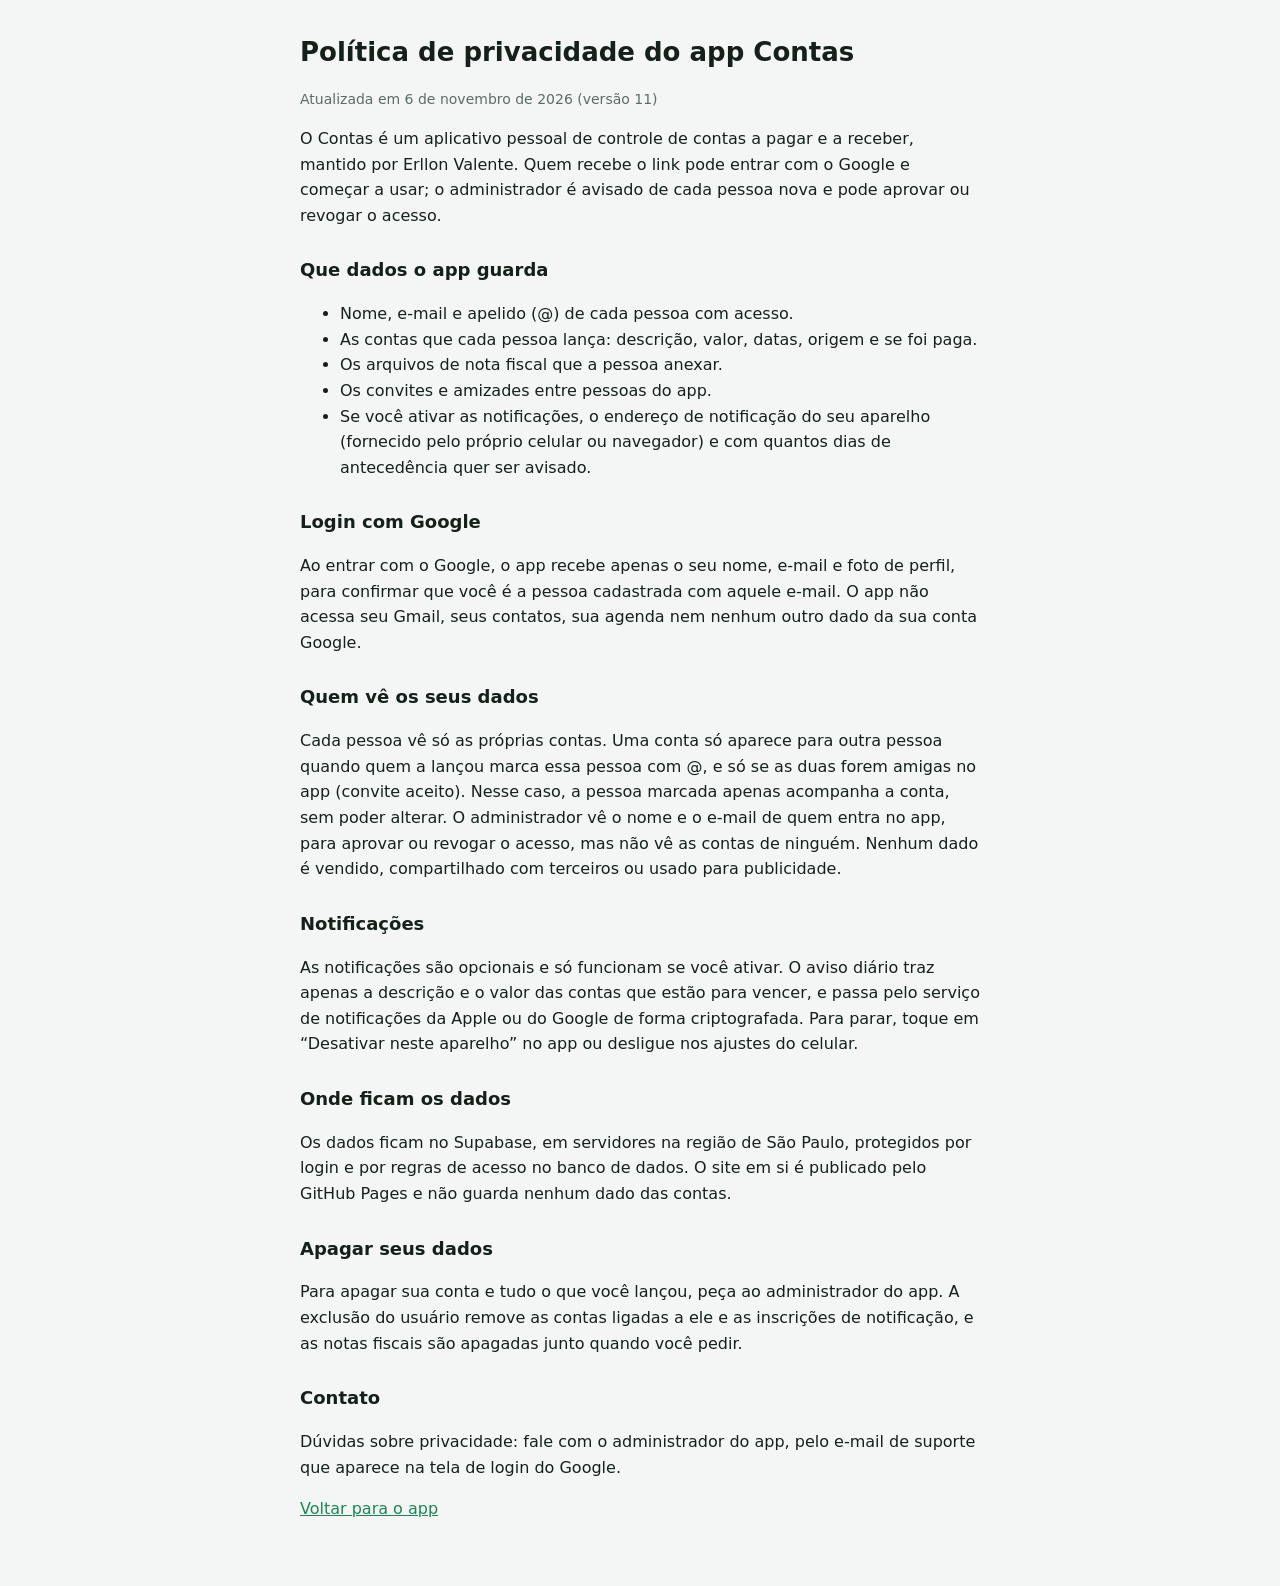
<file: privacidade.html>
<!doctype html>
<html lang="pt-BR">
<head>
  <meta charset="utf-8">
  <meta name="viewport" content="width=device-width, initial-scale=1">
  <meta name="robots" content="noindex, nofollow">
  <title>Contas · Privacidade</title>
  <style>
    :root { color-scheme: light dark; --bg: #f4f6f5; --text: #16201b; --muted: #5d6b64; --accent: #198754; }
    @media (prefers-color-scheme: dark) { :root { --bg: #0e1411; --text: #e8efeb; --muted: #9aa9a1; --accent: #4cc38a; } }
    body { margin: 0; background: var(--bg); color: var(--text); font: 16px/1.6 system-ui, -apple-system, "Segoe UI", sans-serif; }
    main { max-width: 680px; margin: 0 auto; padding: 32px 16px 48px; }
    h1 { font-size: 26px; margin: 0 0 4px; }
    h2 { font-size: 18px; margin: 28px 0 6px; }
    p, li { color: var(--text); }
    .muted { color: var(--muted); font-size: 14px; }
    a { color: var(--accent); }
  </style>
</head>
<body>
  <main>
    <h1>Política de privacidade do app Contas</h1>
    <p class="muted">Atualizada em 6 de novembro de 2026 (versão 11)</p>

    <p>O Contas é um aplicativo pessoal de controle de contas a pagar e a receber, mantido por Erllon Valente. Quem recebe o link pode entrar com o Google e começar a usar; o administrador é avisado de cada pessoa nova e pode aprovar ou revogar o acesso.</p>

    <h2>Que dados o app guarda</h2>
    <ul>
      <li>Nome, e-mail e apelido (@) de cada pessoa com acesso.</li>
      <li>As contas que cada pessoa lança: descrição, valor, datas, origem e se foi paga.</li>
      <li>Os arquivos de nota fiscal que a pessoa anexar.</li>
      <li>Os convites e amizades entre pessoas do app.</li>
      <li>Se você ativar as notificações, o endereço de notificação do seu aparelho (fornecido pelo próprio celular ou navegador) e com quantos dias de antecedência quer ser avisado.</li>
    </ul>

    <h2>Login com Google</h2>
    <p>Ao entrar com o Google, o app recebe apenas o seu nome, e-mail e foto de perfil, para confirmar que você é a pessoa cadastrada com aquele e-mail. O app não acessa seu Gmail, seus contatos, sua agenda nem nenhum outro dado da sua conta Google.</p>

    <h2>Quem vê os seus dados</h2>
    <p>Cada pessoa vê só as próprias contas. Uma conta só aparece para outra pessoa quando quem a lançou marca essa pessoa com @, e só se as duas forem amigas no app (convite aceito). Nesse caso, a pessoa marcada apenas acompanha a conta, sem poder alterar. O administrador vê o nome e o e-mail de quem entra no app, para aprovar ou revogar o acesso, mas não vê as contas de ninguém. Nenhum dado é vendido, compartilhado com terceiros ou usado para publicidade.</p>

    <h2>Notificações</h2>
    <p>As notificações são opcionais e só funcionam se você ativar. O aviso diário traz apenas a descrição e o valor das contas que estão para vencer, e passa pelo serviço de notificações da Apple ou do Google de forma criptografada. Para parar, toque em “Desativar neste aparelho” no app ou desligue nos ajustes do celular.</p>

    <h2>Onde ficam os dados</h2>
    <p>Os dados ficam no Supabase, em servidores na região de São Paulo, protegidos por login e por regras de acesso no banco de dados. O site em si é publicado pelo GitHub Pages e não guarda nenhum dado das contas.</p>

    <h2>Apagar seus dados</h2>
    <p>Para apagar sua conta e tudo o que você lançou, peça ao administrador do app. A exclusão do usuário remove as contas ligadas a ele e as inscrições de notificação, e as notas fiscais são apagadas junto quando você pedir.</p>

    <h2>Contato</h2>
    <p>Dúvidas sobre privacidade: fale com o administrador do app, pelo e-mail de suporte que aparece na tela de login do Google.</p>

    <p><a href="./">Voltar para o app</a></p>
  </main>
</body>
</html>
</file>
